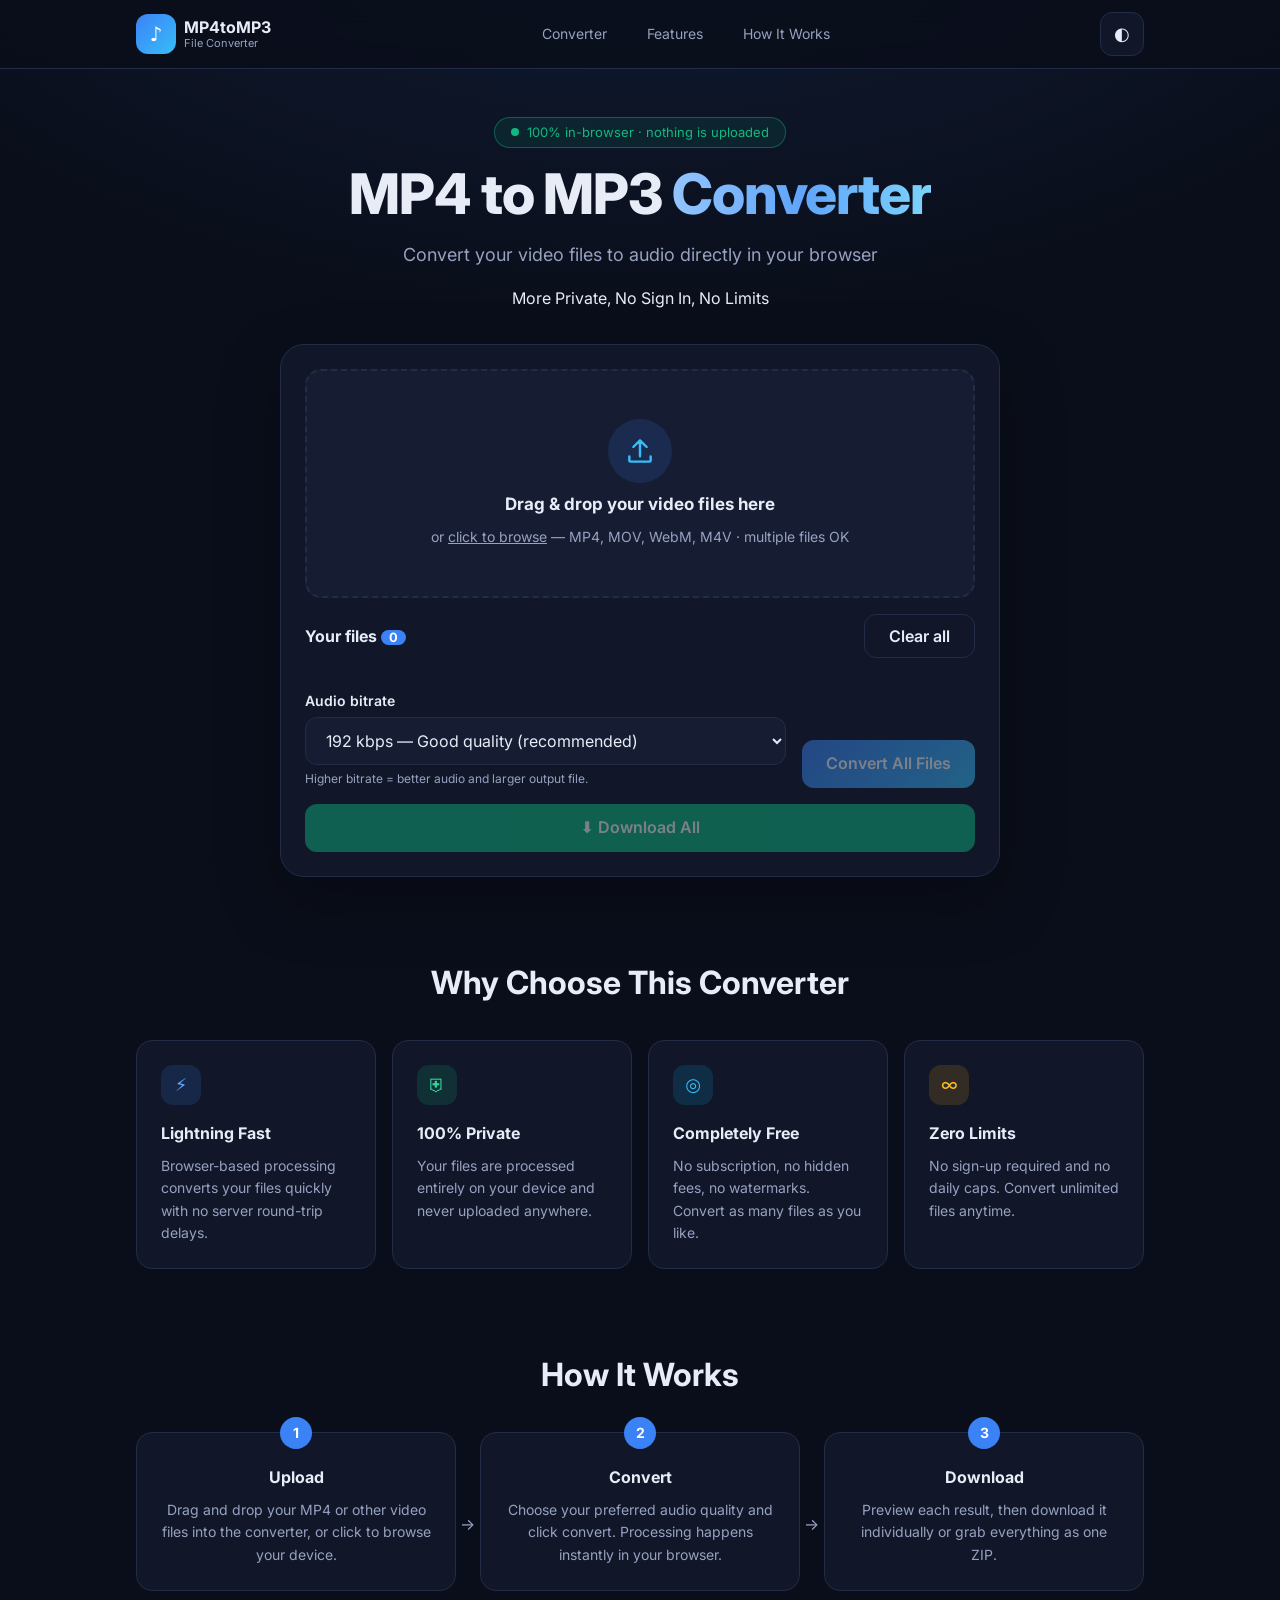
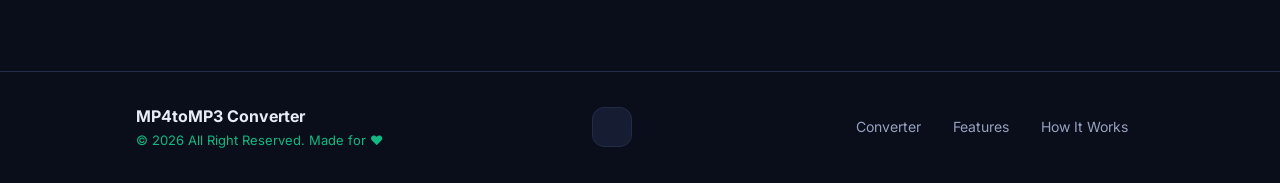
<file: index.html>
<!DOCTYPE html>
<html lang="en" data-theme="dark">
<head>
  <meta charset="UTF-8">
  <meta name="viewport" content="width=device-width, initial-scale=1">
  <title>MP4toMP3 Converter – Fast, Free & Private</title>
  <meta name="description" content="Convert MP4 videos to audio in your browser. No uploads, no servers, no limits.">
  <link rel="preconnect" href="https://fonts.googleapis.com">
  <link rel="preconnect" href="https://fonts.gstatic.com" crossorigin>
  <link rel="stylesheet" href="https://fonts.googleapis.com/css2?family=Inter:wght@400;500;600;700;800&display=swap">
  <link rel="stylesheet" href="styles.css">
  <link rel="stylesheet" href="https://cloudflare.com">

</head>
<body>
  <a class="skip" href="#converter">Skip to converter</a>

  <!-- Sticky navigation -->
  <header class="nav">
    <div class="nav-inner">
      <a class="logo" href="#top" aria-label="MP4toMP3 home">
        <span class="logo-mark" aria-hidden="true">♪</span>
        <span><strong>MP4toMP3</strong><small>File Converter</small></span>
      </a>
      <nav aria-label="Primary">
        <a href="#converter">Converter</a>
        <a href="#features">Features</a>
        <a href="#how">How It Works</a>
      </nav>
      <button id="themeToggle" class="icon-btn" type="button" data-testid="theme-toggle" aria-label="Toggle light or dark theme">◐</button>
    </div>
  </header>

  <main id="top">
    <!-- Hero -->
    <section class="hero">
      <p class="pill"><span class="dot" aria-hidden="true"></span> 100% in-browser · nothing is uploaded</p>
      <h1>MP4 to MP3 <span class="grad">Converter</span></h1>
      <p class="lead">Convert your video files to audio directly in your browser</p> <p color="red">More Private, No Sign In, No Limits </p>
    </section>

    <!-- Converter card: States 1–4 -->
    <section id="converter" class="converter" aria-labelledby="convHeading">
      <h2 id="convHeading" class="sr-only">Converter</h2>

      <label id="dropzone" class="dropzone" for="fileInput" tabindex="0" data-testid="dropzone">
        <span class="dz-icon" aria-hidden="true">
          <svg viewBox="0 0 24 24" width="32" height="32" fill="none" stroke="currentColor" stroke-width="1.8" stroke-linecap="round" stroke-linejoin="round"><path d="M12 16V4M7 9l5-5 5 5M4 16v3a1 1 0 0 0 1 1h14a1 1 0 0 0 1-1v-3"/></svg>
        </span>
        <strong>Drag &amp; drop your video files here</strong>
        <span class="dz-sub">or <u>click to browse</u> — MP4, MOV, WebM, M4V · multiple files OK</span>
        <input id="fileInput" type="file" accept="video/*,.mp4,.m4v,.mov,.webm" multiple hidden data-testid="file-input">
      </label>
      <p id="notice" class="notice" role="alert" hidden></p>

      <div id="queueSection" class="queue" hidden>
        <div class="queue-head">
          <h3>Your files <span id="queueCount" class="badge" data-testid="queue-count">0</span></h3>
          <button id="clearAll" class="btn btn-ghost" type="button" data-testid="clear-all">Clear all</button>
        </div>
        <ul id="queueList" class="queue-list" data-testid="queue-list"></ul>

        <div class="controls">
          <div class="field">
            <label for="bitrate">Audio bitrate</label>
            <select id="bitrate" data-testid="bitrate-select">
              <option value="128">128 kbps — Standard</option>
              <option value="192" selected>192 kbps — Good quality (recommended)</option>
              <option value="320">320 kbps — Best quality</option>
            </select>
            <small>Higher bitrate = better audio and larger output file.</small>
          </div>
          <button id="convertAll" class="btn btn-primary btn-lg" type="button" data-testid="convert-all">Convert All Files</button>
        </div>
        <button id="downloadAll" class="btn btn-success btn-lg" type="button" data-testid="download-all" disabled>⬇ Download All</button>
      </div>
    </section>

    <!-- Features -->
    <section id="features" class="section" aria-labelledby="featHeading">
      <h2 id="featHeading">Why Choose This Converter</h2>
      <div class="grid-4">
        <article class="tile"><span class="tile-icon c-blue" aria-hidden="true">⚡</span><h3>Lightning Fast</h3><p>Browser-based processing converts your files quickly with no server round-trip delays.</p></article>
        <article class="tile"><span class="tile-icon c-green" aria-hidden="true">⛨</span><h3>100% Private</h3><p>Your files are processed entirely on your device and never uploaded anywhere.</p></article>
        <article class="tile"><span class="tile-icon c-cyan" aria-hidden="true">◎</span><h3>Completely Free</h3><p>No subscription, no hidden fees, no watermarks. Convert as many files as you like.</p></article>
        <article class="tile"><span class="tile-icon c-amber" aria-hidden="true">∞</span><h3>Zero Limits</h3><p>No sign-up required and no daily caps. Convert unlimited files anytime.</p></article>
      </div>
    </section>

    <!-- How it works -->
    <section id="how" class="section" aria-labelledby="howHeading">
      <h2 id="howHeading">How It Works</h2>
      <ol class="steps">
        <li class="tile step"><span class="num" aria-hidden="true">1</span><h3>Upload</h3><p>Drag and drop your MP4 or other video files into the converter, or click to browse your device.</p></li>
        <li class="tile step"><span class="num" aria-hidden="true">2</span><h3>Convert</h3><p>Choose your preferred audio quality and click convert. Processing happens instantly in your browser.</p></li>
        <li class="tile step"><span class="num" aria-hidden="true">3</span><h3>Download</h3><p>Preview each result, then download it individually or grab everything as one ZIP.</p></li>
      </ol>
    </section>
  </main>

  <footer class="footer">
    <div class="footer-inner">
      <div>
        <strong>MP4toMP3 Converter</strong>
        <p class="ok-text">© <span id="copyright-year"></span> All Right Reserved. Made for ❤️</p>
      </div>
      
      <!-- LinkedIn Icon එක සහිත කොටස -->
      <div class="footer-social">
        <a href="https://linkedin.com/anukavilochana" target="_blank" rel="noopener noreferrer" aria-label="LinkedIn Profile">
         <i class="fa-brands fa-linkedin"></i>
        </a>
     </div>

      

      <nav aria-label="Footer">
        <a href="#converter">Converter</a>
        <a href="#features">Features</a>
        <a href="#how">How It Works</a>
      </nav>
    </div>
</footer>


  <script src="script.js"></script>
  <script>
    // Set current year in footer
    document.getElementById('copyright-year').textContent = new Date().getFullYear();
  </script>
</body>
</html>
</file>
<file: styles.css>
/* ===== Design tokens (8pt grid, two themes) ===== */
:root {
  --bg:#0a0e1a; --surface:#111729; --surface-2:#161d33; --border:#232c47;
  --text:#e8ecf7; --muted:#97a1c0;
  --primary:#3b82f6; --primary-2:#38bdf8; --success:#10b981; --error:#f87171;
  --glow:0 0 0 1px rgba(59,130,246,.35), 0 8px 32px rgba(59,130,246,.18);
  --radius:16px; --ease:cubic-bezier(.4,0,.2,1); --t:200ms;
}
:root[data-theme="light"] {
  --bg:#f4f6fc; --surface:#ffffff; --surface-2:#eef2fb; --border:#d9e0f0;
  --text:#121830; --muted:#566086; --primary:#2563eb; --primary-2:#0ea5e9; --success:#059669; --error:#dc2626;
  --glow:0 0 0 1px rgba(255, 255, 255, 0.3), 0 8px 24px rgba(37,99,235,.14);
}
*{box-sizing:border-box} html{scroll-behavior:smooth;scroll-padding-top:80px;color-scheme:dark light}
body{margin:0;font-family:Inter,system-ui,-apple-system,"Segoe UI",sans-serif;line-height:1.6;color:var(--text);
  background:radial-gradient(900px 500px at 50% -10%,rgba(59,130,246,.14),transparent),var(--bg);
  transition:background var(--t),color var(--t)}
h1,h2,h3,p{margin:0} a{color:inherit;text-decoration:none}
.sr-only{position:absolute;width:1px;height:1px;overflow:hidden;clip:rect(0 0 0 0)}
.skip{position:absolute;left:-999px;top:8px;background:var(--primary);color:#fff;padding:8px 16px;border-radius:8px;z-index:99}
.skip:focus{left:8px}
:focus-visible{outline:2px solid var(--primary-2);outline-offset:2px}

/* ===== Nav ===== */
.nav{position:sticky;top:0;z-index:20;background:color-mix(in srgb,var(--bg) 82%,transparent);backdrop-filter:blur(12px);border-bottom:1px solid var(--border)}
.nav-inner,.footer-inner{max-width:1040px;margin:auto;padding:12px 16px;display:flex;align-items:center;justify-content:space-between;gap:16px}
.logo{display:flex;align-items:center;gap:8px;line-height:1.2}
.logo small{display:block;font-size:11px;color:var(--muted)}
.logo-mark{display:grid;place-items:center;width:40px;height:40px;border-radius:12px;color:#fff;font-size:20px;background:linear-gradient(135deg,var(--primary),var(--primary-2))}
.nav nav{display:none;gap:8px}
.nav nav a,.footer nav a{padding:8px 16px;border-radius:8px;font-size:14px;color:var(--muted);transition:all var(--t) var(--ease)}
.nav nav a:hover,.footer nav a:hover{color:var(--text);background:var(--surface-2)}
.icon-btn{width:44px;height:44px;border-radius:12px;font-size:18px;cursor:pointer;color:var(--text);background:var(--surface);border:1px solid var(--border);transition:all var(--t) var(--ease)}
.icon-btn:hover{box-shadow:var(--glow);transform:rotate(20deg)}

/* ===== Hero ===== */
main{max-width:1040px;margin:auto;padding:0 16px}
.hero{text-align:center;padding:48px 0 32px;display:grid;justify-items:center;gap:16px}
.pill{display:inline-flex;align-items:center;gap:8px;padding:4px 16px;border-radius:99px;font-size:13px;color:var(--success);border:1px solid color-mix(in srgb,var(--success) 40%,transparent);background:color-mix(in srgb,var(--success) 10%,transparent)}
.dot{width:8px;height:8px;border-radius:50%;background:var(--success);animation:pulse 2s infinite}
@keyframes pulse{50%{opacity:.35;transform:scale(1.4)}}
h1{font-size:clamp(2rem,6vw,3.5rem);font-weight:800;line-height:1.1;letter-spacing:-.02em}
.grad{background:linear-gradient(90deg,#93c5fd,#60a5fa 50%,#7dd3fc);-webkit-background-clip:text;background-clip:text;color:transparent}
:root[data-theme="light"] .grad{background:linear-gradient(90deg,#1d4ed8,#0284c7);-webkit-background-clip:text;background-clip:text}
.lead{max-width:64ch;color:var(--muted);font-size:clamp(1rem,2.4vw,1.125rem)}

/* ===== Converter card ===== */
.converter{max-width:720px;margin:0 auto 80px;padding:16px;border-radius:24px;background:var(--surface);border:1px solid var(--border);box-shadow:0 24px 64px rgba(0,0,0,.25);display:grid;gap:16px}
.dropzone{display:grid;justify-items:center;gap:8px;text-align:center;padding:48px 16px;cursor:pointer;border-radius:var(--radius);border:2px dashed var(--border);background:var(--surface-2);color:var(--muted);transition:all var(--t) var(--ease)}
.dropzone strong{color:var(--text);font-size:1.0625rem}
.dz-sub{font-size:.875rem}
.dz-icon{display:grid;place-items:center;width:64px;height:64px;border-radius:50%;color:var(--primary-2);background:color-mix(in srgb,var(--primary) 14%,transparent);transition:transform var(--t) var(--ease)}
.dropzone:hover,.dropzone:focus-visible,.dropzone.dragover{border-color:var(--primary);box-shadow:var(--glow);transform:translateY(-2px)}
.dropzone:hover .dz-icon,.dropzone.dragover .dz-icon{transform:translateY(-4px) scale(1.08)}
.dropzone.dragover{background:color-mix(in srgb,var(--primary) 12%,var(--surface-2))}
.notice{padding:8px 16px;border-radius:12px;font-size:.875rem;color:var(--error);border:1px solid color-mix(in srgb,var(--error) 40%,transparent);background:color-mix(in srgb,var(--error) 10%,transparent)}

/* ===== Buttons ===== */
.btn{font:inherit;font-weight:600;min-height:44px;padding:8px 24px;border-radius:12px;cursor:pointer;color:var(--text);background:var(--surface-2);border:1px solid var(--border);transition:all var(--t) var(--ease)}
.btn:hover:not(:disabled){transform:translateY(-2px);border-color:var(--primary);box-shadow:var(--glow)}
.btn:active:not(:disabled){transform:translateY(0) scale(.98)}
.btn:disabled{opacity:.45;cursor:not-allowed}
.btn-primary{color:#fff;border:0;background:linear-gradient(135deg,var(--primary),var(--primary-2))}
.btn-success{color:#fff;border:0;background:var(--success)}
.btn-success:hover:not(:disabled){box-shadow:0 8px 24px rgba(16,185,129,.35)}
.btn-ghost{background:transparent}
.btn-lg{min-height:48px;font-size:1rem}
.btn-sm{min-height:44px;padding:8px 16px;font-size:.875rem}

/* ===== Queue ===== */
.queue{display:grid;gap:16px}
.queue-head{display:flex;justify-content:space-between;align-items:center;gap:8px}
.queue-head h3{font-size:1rem}
.badge{padding:0 8px;border-radius:99px;background:var(--primary);color:#fff;font-size:.8rem}
.queue-list{list-style:none;margin:0;padding:0;display:grid;gap:8px}
.item{display:grid;gap:8px;padding:16px;border-radius:12px;background:var(--surface-2);border:1px solid var(--border);animation:pop 250ms var(--ease);transition:border-color var(--t),box-shadow var(--t)}
.item:hover{border-color:color-mix(in srgb,var(--primary) 50%,var(--border))}
.item[data-status="done"]{border-color:color-mix(in srgb,var(--success) 55%,var(--border));background:color-mix(in srgb,var(--success) 7%,var(--surface-2))}
.item[data-status="error"]{border-color:color-mix(in srgb,var(--error) 55%,var(--border))}
@keyframes pop{from{opacity:0;transform:translateY(8px)}}
.item-top{display:flex;justify-content:space-between;gap:16px}
.item-name{font-weight:600;word-break:break-all}
.item-meta{font-size:.8125rem;color:var(--muted)}
.status{font-size:.8125rem;font-weight:600;white-space:nowrap;color:var(--primary-2)}
.item[data-status="done"] .status{color:var(--success)} .item[data-status="error"] .status{color:var(--error)}
.progress{height:8px;border-radius:99px;background:var(--border);overflow:hidden}
.progress-bar{height:100%;width:0;border-radius:inherit;background:linear-gradient(90deg,var(--primary),var(--primary-2));transition:width 250ms var(--ease)}
.item[data-status="done"] .progress-bar{background:var(--success)} .item[data-status="error"] .progress-bar{background:var(--error)}
.item-actions{display:flex;flex-wrap:wrap;align-items:center;gap:8px}
.item-actions audio{flex:1 1 220px;min-width:0;height:44px}
.item[data-status="done"] .btn-primary{background:var(--success)}
.controls{display:grid;gap:16px;align-items:end}
.field{display:grid;gap:4px}
.field label{font-size:.875rem;font-weight:600}
.field small{font-size:.75rem;color:var(--muted)}
select{font:inherit;min-height:48px;padding:8px 16px;border-radius:12px;color:var(--text);background:var(--surface-2);border:1px solid var(--border);cursor:pointer;transition:border-color var(--t)}
select:hover:not(:disabled){border-color:var(--primary)}

/* ===== Sections / tiles ===== */
.section{margin-bottom:80px;display:grid;gap:32px}
.section h2{text-align:center;font-size:clamp(1.5rem,4vw,2rem);font-weight:700}
.grid-4{display:grid;gap:16px;grid-template-columns:1fr}
.steps{list-style:none;margin:0;padding:0;display:grid;gap:24px;grid-template-columns:1fr}
.tile{position:relative;padding:24px;border-radius:var(--radius);background:var(--surface);border:1px solid var(--border);display:grid;gap:8px;align-content:start;transition:all var(--t) var(--ease)}
.tile:hover{transform:translateY(-4px);border-color:var(--primary);box-shadow:var(--glow)}
.tile h3{font-size:1rem} .tile p{font-size:.875rem;color:var(--muted)}
.tile-icon{display:grid;place-items:center;width:40px;height:40px;border-radius:12px;font-size:18px;margin-bottom:8px}
.c-blue{color:#60a5fa;background:rgba(59,130,246,.15)} .c-green{color:#34d399;background:rgba(16,185,129,.15)}
.c-cyan{color:#38bdf8;background:rgba(14,165,233,.15)} .c-amber{color:#fbbf24;background:rgba(245,158,11,.15)}
.step{text-align:center;justify-items:center;padding-top:32px}
.num{position:absolute;top:-16px;display:grid;place-items:center;width:32px;height:32px;border-radius:50%;font-weight:700;font-size:.875rem;color:#fff;background:var(--primary)}
.reveal{opacity:0;transform:translateY(16px);transition:opacity 400ms var(--ease),transform 400ms var(--ease)}
.reveal.in{opacity:1;transform:none}

/* ===== Footer ===== */
.footer{border-top:1px solid var(--border);margin-top:32px}
.footer-inner{flex-direction:column;align-items:flex-start;padding-block:32px}
.footer p{font-size:.8125rem;color:var(--muted)} .ok-text{color:var(--success)!important}
.footer nav{display:flex;flex-wrap:wrap}

/* ===== Responsive ===== */
@media (min-width:481px){.converter{padding:24px}.controls{grid-template-columns:1fr auto}}
@media (min-width:769px){
  .nav nav{display:flex}
  .grid-4{grid-template-columns:repeat(4,1fr)} .steps{grid-template-columns:repeat(3,1fr)}
  .step:not(:last-child)::after{content:"→";position:absolute;right:-20px;top:50%;color:var(--muted)}
  .footer-inner{flex-direction:row;align-items:center}
}
@media (prefers-reduced-motion:reduce){*{animation:none!important;transition:none!important;scroll-behavior:auto!important}.reveal{opacity:1;transform:none}}
.footer-social a {
    color: #0077b5; /* LinkedIn නිල් පාට */
    font-size: 24px; /* Icon එකේ ප්‍රමාණය */
    text-decoration: none;
    transition: opacity 0.3s ease;
}

/* ===== Footer Social Icon Design ===== */
.footer-social {
  display: flex;
  justify-content: center;
  align-items: center;
}

.footer-social a {
  display: grid;
  place-items: center;
  width: 40px;
  height: 40px;
  border-radius: 12px;
  font-size: 20px;
  color: var(--muted); /* Layout එකේ අනෙක් අකුරු වල පාට */
  background: var(--surface-2); /* Background එකට ගැලපෙන කොටුව */
  border: 1px solid var(--border);
  transition: all var(--t) var(--ease); /* පවතින animation speed එක */
}

/* Mouse එක icon එක උඩට රැගෙන යන විට (Hover effect) */
.footer-social a:hover {
  color: #fff;
  background: #0077b5; /* LinkedIn සන්නාමයේ නිල් පැහැය */
  border-color: #0077b5;
  box-shadow: 0 0 0 1px rgba(0, 119, 181, 0.35), 0 8px 24px rgba(0, 119, 181, 0.2);
  transform: translateY(-2px); /* ලස්සනට පොඩ්ඩක් ඉහළට එසවේ */
}
</file>
